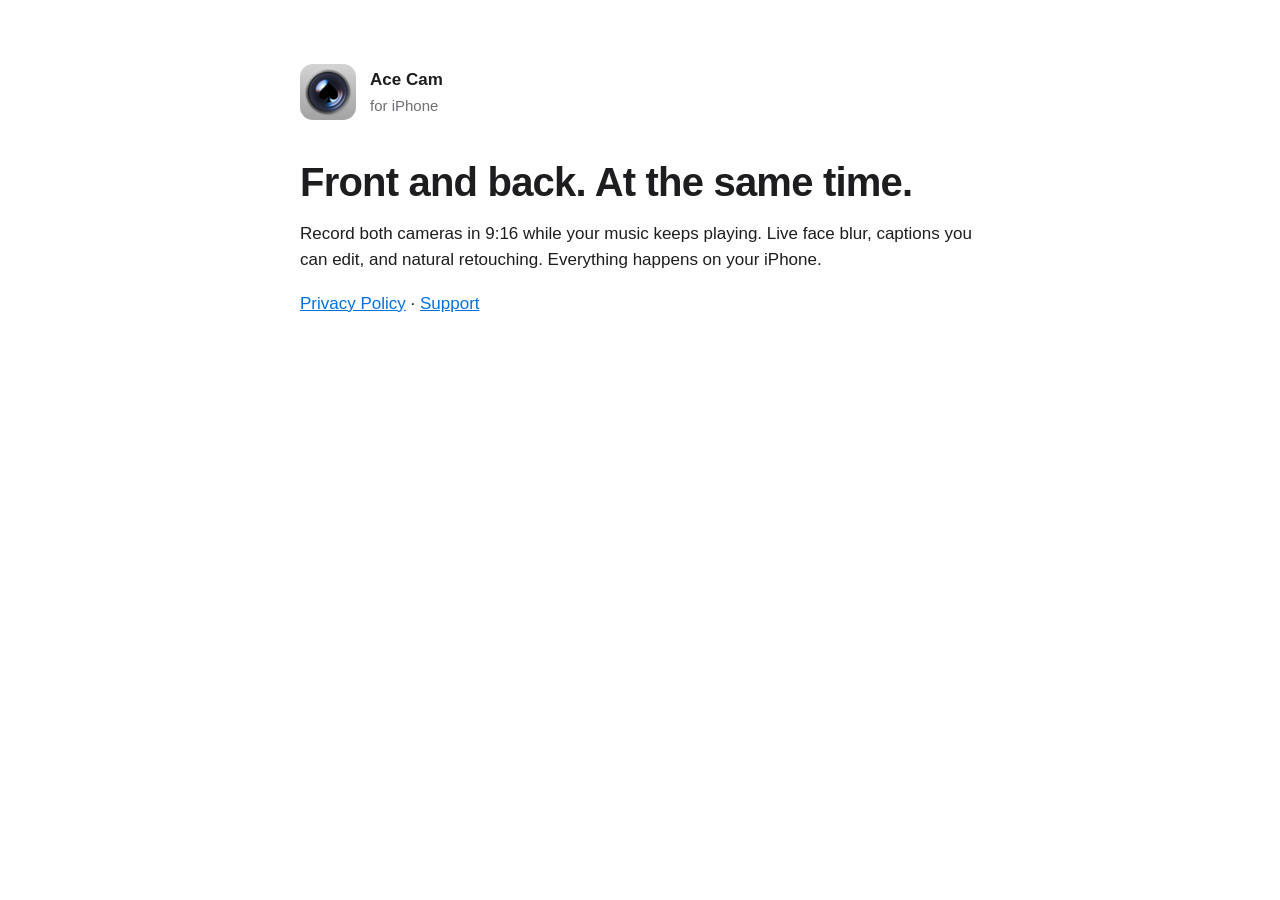
<file: index.html>
<!doctype html><html lang="en"><head><meta charset="utf-8"><meta name="viewport" content="width=device-width,initial-scale=1"><title>Ace Cam</title><link rel="stylesheet" href="style.css"><link rel="icon" href="icon.png"></head>
<body><main><header><img src="icon.png" alt=""><div><strong>Ace Cam</strong><div class="muted">for iPhone</div></div></header>
<h1>Front and back. At the same time.</h1><p>Record both cameras in 9:16 while your music keeps playing. Live face blur, captions you can edit, and natural retouching. Everything happens on your iPhone.</p>
<p><a href="privacy/">Privacy Policy</a> · <a href="support/">Support</a></p></main></body></html>
</file>
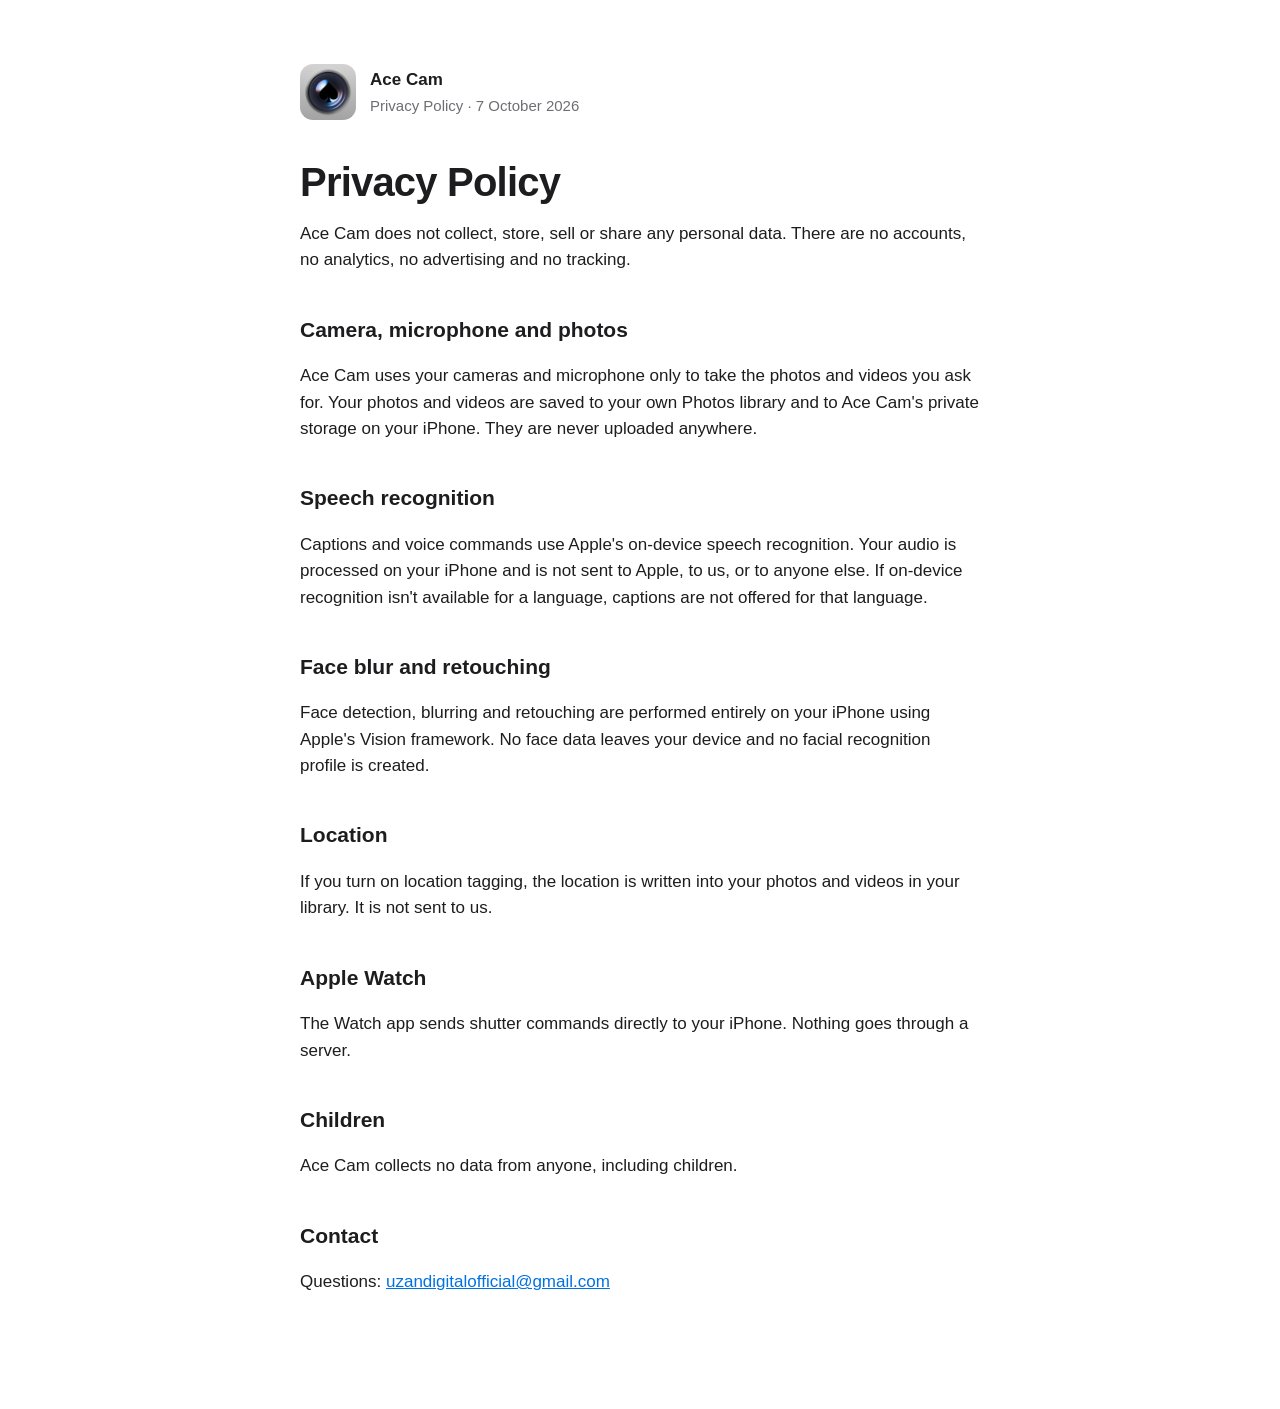
<file: privacy/index.html>
<!doctype html><html lang="en"><head><meta charset="utf-8"><meta name="viewport" content="width=device-width,initial-scale=1"><title>Ace Cam Privacy Policy</title><link rel="stylesheet" href="../style.css"></head>
<body><main><header><img src="../icon.png" alt=""><div><strong>Ace Cam</strong><div class="muted">Privacy Policy · 7 October 2026</div></div></header>
<h1>Privacy Policy</h1>
<p>Ace Cam does not collect, store, sell or share any personal data. There are no accounts, no analytics, no advertising and no tracking.</p>
<h2>Camera, microphone and photos</h2><p>Ace Cam uses your cameras and microphone only to take the photos and videos you ask for. Your photos and videos are saved to your own Photos library and to Ace Cam's private storage on your iPhone. They are never uploaded anywhere.</p>
<h2>Speech recognition</h2><p>Captions and voice commands use Apple's on-device speech recognition. Your audio is processed on your iPhone and is not sent to Apple, to us, or to anyone else. If on-device recognition isn't available for a language, captions are not offered for that language.</p>
<h2>Face blur and retouching</h2><p>Face detection, blurring and retouching are performed entirely on your iPhone using Apple's Vision framework. No face data leaves your device and no facial recognition profile is created.</p>
<h2>Location</h2><p>If you turn on location tagging, the location is written into your photos and videos in your library. It is not sent to us.</p>
<h2>Apple Watch</h2><p>The Watch app sends shutter commands directly to your iPhone. Nothing goes through a server.</p>
<h2>Children</h2><p>Ace Cam collects no data from anyone, including children.</p>
<h2>Contact</h2><p>Questions: <a href="mailto:uzandigitalofficial@gmail.com">uzandigitalofficial@gmail.com</a></p>
</main></body></html>
</file>
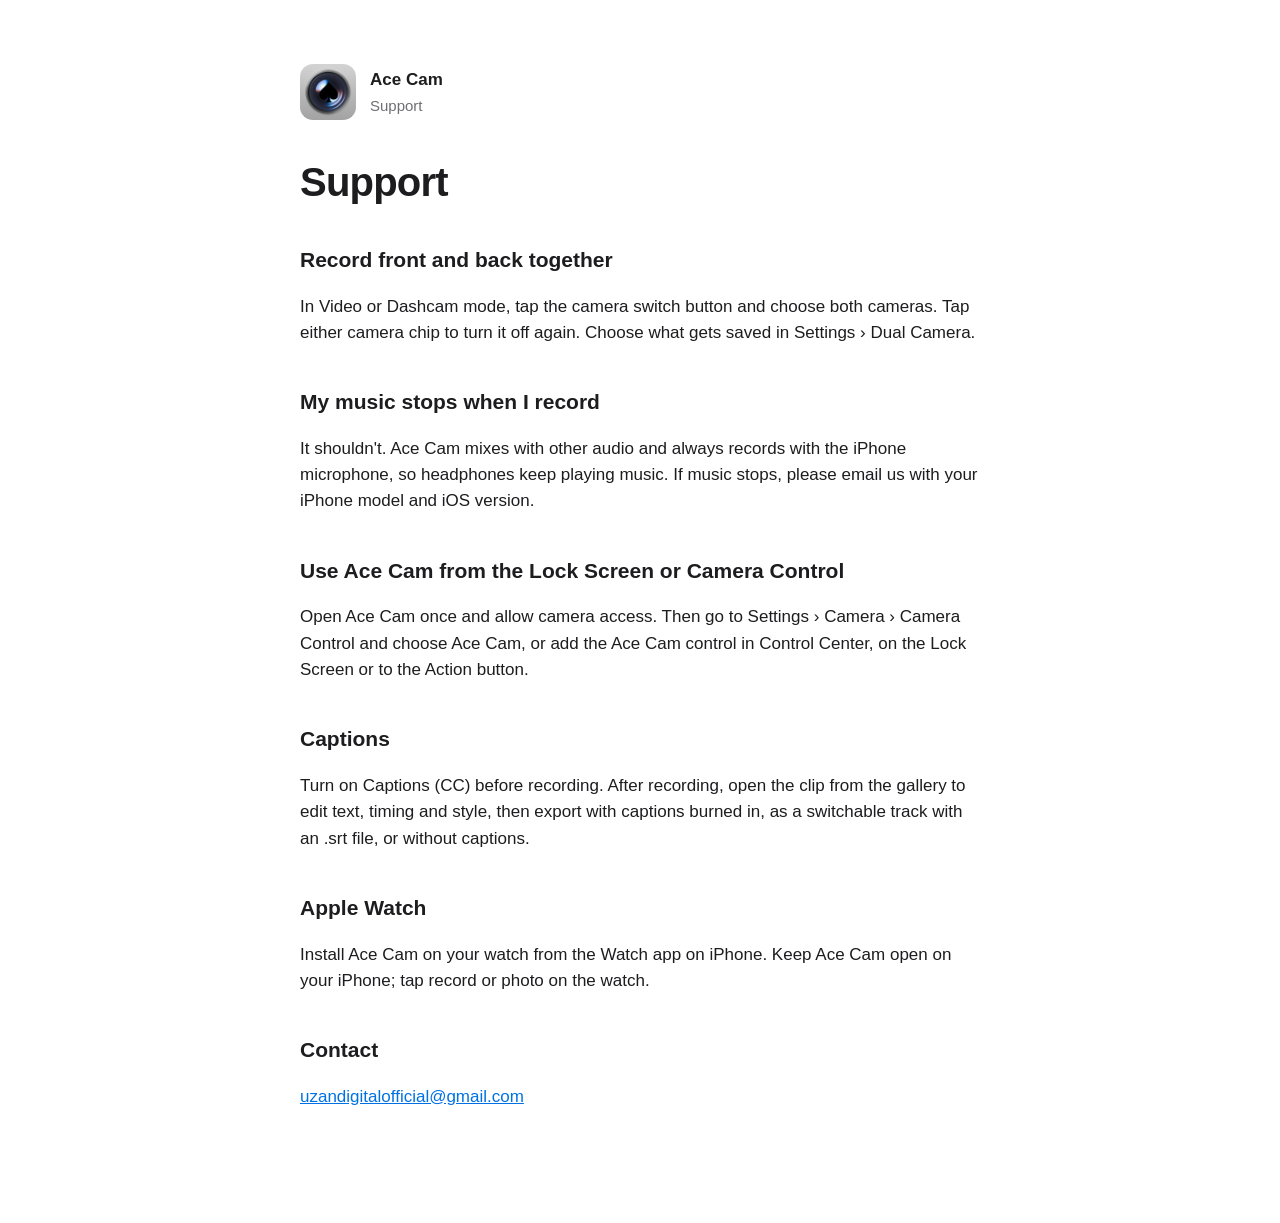
<file: support/index.html>
<!doctype html><html lang="en"><head><meta charset="utf-8"><meta name="viewport" content="width=device-width,initial-scale=1"><title>Ace Cam Support</title><link rel="stylesheet" href="../style.css"></head>
<body><main><header><img src="../icon.png" alt=""><div><strong>Ace Cam</strong><div class="muted">Support</div></div></header>
<h1>Support</h1>
<h2>Record front and back together</h2><p>In Video or Dashcam mode, tap the camera switch button and choose both cameras. Tap either camera chip to turn it off again. Choose what gets saved in Settings › Dual Camera.</p>
<h2>My music stops when I record</h2><p>It shouldn't. Ace Cam mixes with other audio and always records with the iPhone microphone, so headphones keep playing music. If music stops, please email us with your iPhone model and iOS version.</p>
<h2>Use Ace Cam from the Lock Screen or Camera Control</h2><p>Open Ace Cam once and allow camera access. Then go to Settings › Camera › Camera Control and choose Ace Cam, or add the Ace Cam control in Control Center, on the Lock Screen or to the Action button.</p>
<h2>Captions</h2><p>Turn on Captions (CC) before recording. After recording, open the clip from the gallery to edit text, timing and style, then export with captions burned in, as a switchable track with an .srt file, or without captions.</p>
<h2>Apple Watch</h2><p>Install Ace Cam on your watch from the Watch app on iPhone. Keep Ace Cam open on your iPhone; tap record or photo on the watch.</p>
<h2>Contact</h2><p><a href="mailto:uzandigitalofficial@gmail.com">uzandigitalofficial@gmail.com</a></p>
</main></body></html>
</file>
<file: style.css>
:root{--bg:#fff;--fg:#1d1d1f;--muted:#6e6e73;--rule:#d2d2d7;--accent:#0071e3}
@media (prefers-color-scheme:dark){:root{--bg:#000;--fg:#f5f5f7;--muted:#a1a1a6;--rule:#38383a;--accent:#2997ff}}
*{box-sizing:border-box}body{margin:0;background:var(--bg);color:var(--fg);font:17px/1.55 -apple-system,BlinkMacSystemFont,"SF Pro Text","Helvetica Neue",Arial,sans-serif;-webkit-font-smoothing:antialiased}
main{max-width:720px;margin:0 auto;padding:64px 20px 96px}
header{display:flex;align-items:center;gap:14px;margin-bottom:40px}header img{width:56px;height:56px;border-radius:13px}
h1{font-size:40px;line-height:1.1;letter-spacing:-.02em;margin:0 0 8px}h2{font-size:21px;margin:40px 0 8px}
p,li{color:var(--fg)}.muted{color:var(--muted);font-size:15px}a{color:var(--accent)}hr{border:0;border-top:1px solid var(--rule);margin:40px 0}
</file>
